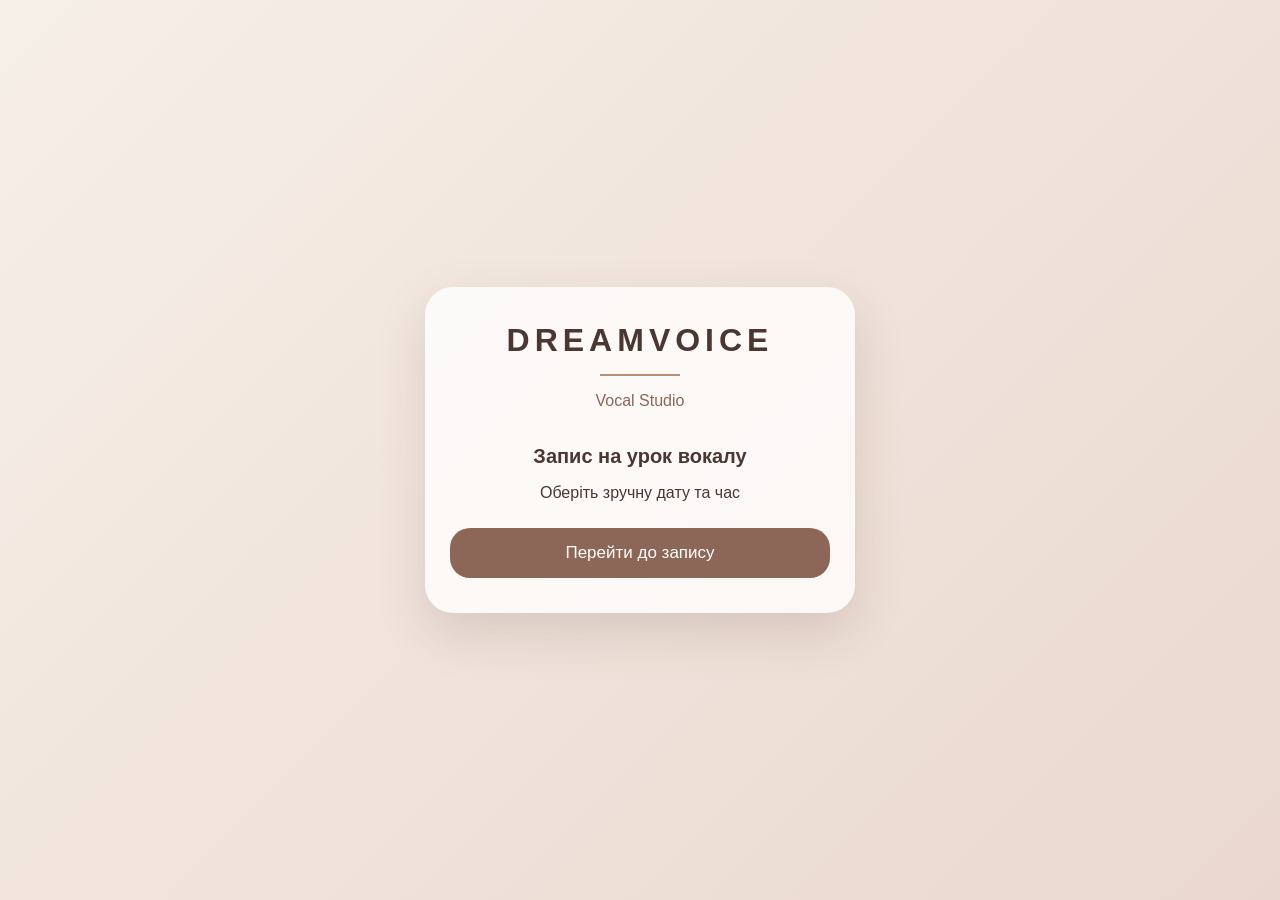
<file: index.html>
<!DOCTYPE html>
<html lang="uk">
<head>
    <meta charset="UTF-8">
    <meta name="viewport" content="width=device-width, initial-scale=1.0">
    <title>DreamVoice Vocal Studio</title>
    <link rel="stylesheet" href="style.css">
</head>
<body>
    <main class="booking-page">
        <div class="booking-container">
            <h1>DREAMVOICE</h1>
            <div class="line"></div>
            <p class="subtitle">Vocal Studio</p>

            <h2>Запис на урок вокалу</h2>
            <p>Оберіть зручну дату та час</p>

            <a href="booking.html" class="home-button">Перейти до запису</a>
        </div>
    </main>
</body>
</html>
</file>
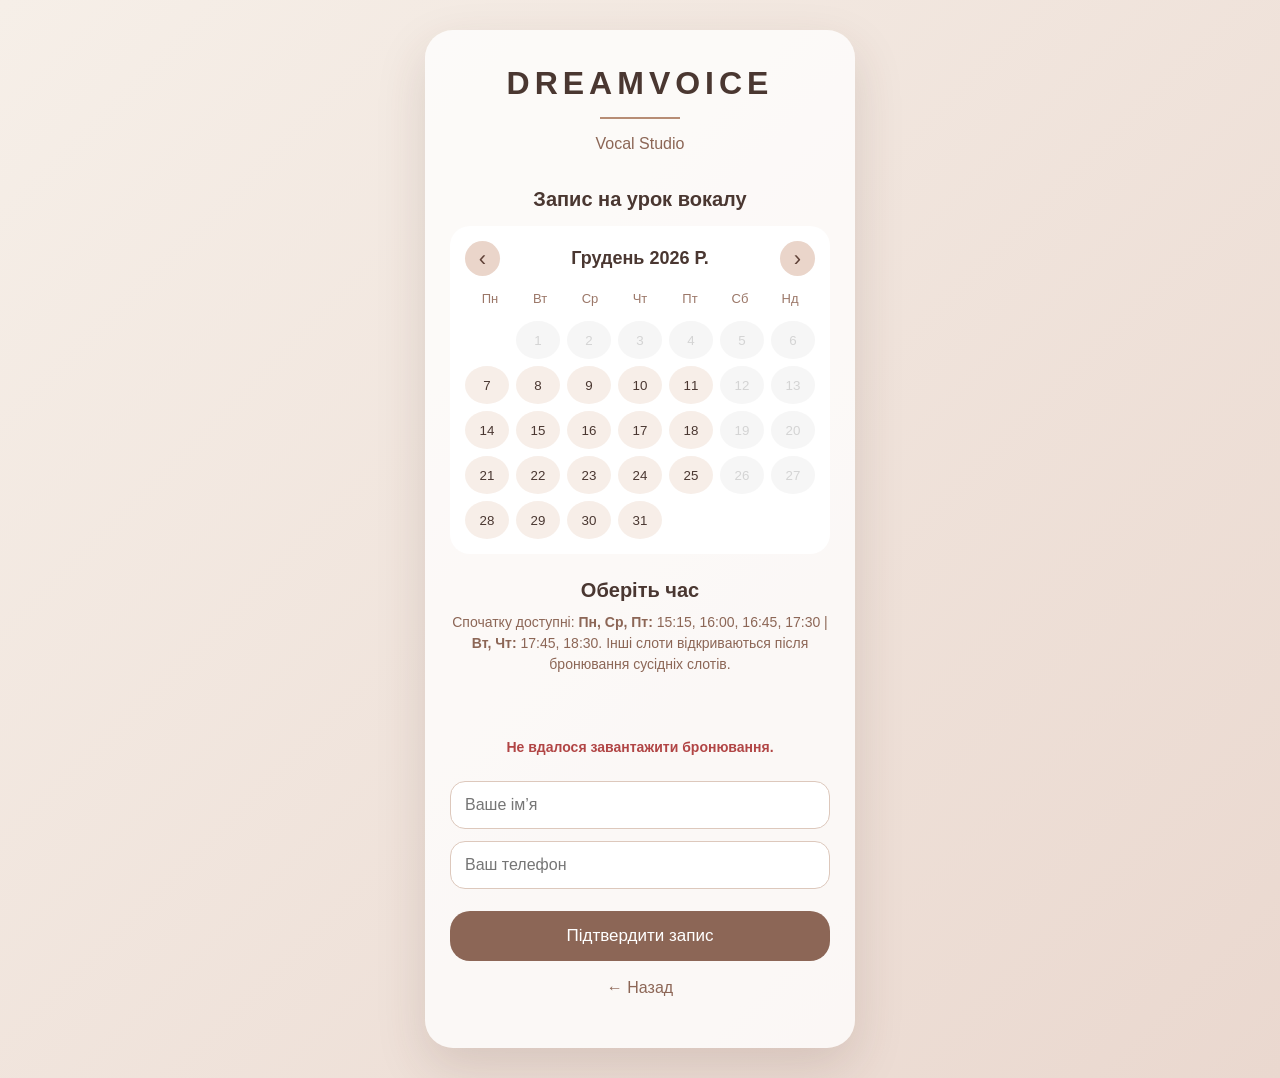
<file: booking.html>
<!DOCTYPE html>
<html lang="uk">
<head>
    <meta charset="UTF-8">
    <meta name="viewport" content="width=device-width, initial-scale=1.0">
    <title>DreamVoice Booking</title>
    <link rel="stylesheet" href="style.css">
</head>
<body>
    <main class="booking-page">
        <div class="booking-container">
            <h1>DREAMVOICE</h1>
            <div class="line"></div>
            <p class="subtitle">Vocal Studio</p>

            <h2>Запис на урок вокалу</h2>

            <div class="calendar">
                <div class="calendar-header">
                    <button id="prevMonth" type="button">&#8249;</button>
                    <h3 id="monthYear"></h3>
                    <button id="nextMonth" type="button">&#8250;</button>
                </div>

                <div class="weekdays">
                    <div>Пн</div>
                    <div>Вт</div>
                    <div>Ср</div>
                    <div>Чт</div>
                    <div>Пт</div>
                    <div>Сб</div>
                    <div>Нд</div>
                </div>

                <div class="calendar-days" id="calendarDays"></div>
            </div>

          <h2>Оберіть час</h2>
<p class="slots-note">
    Спочатку доступні:
    <strong>Пн, Ср, Пт:</strong> 15:15, 16:00, 16:45, 17:30 |
    <strong>Вт, Чт:</strong> 17:45, 18:30.
    Інші слоти відкриваються після бронювання сусідніх слотів.
</p>

            <div class="slots" id="slotsContainer"></div>

            <p class="selected-info" id="selectedInfo"></p>
            <p class="status-message" id="statusMessage"></p>

            <form class="form" id="bookingForm">
                <input type="text" id="name" placeholder="Ваше ім’я" required>
                <input type="tel" id="phone" placeholder="Ваш телефон" required>
                <button type="submit" class="confirm" id="confirmBtn">Підтвердити запис</button>
            </form>

            <p style="margin-top:18px;">
                <a href="index.html" style="color:#8c6656; text-decoration:none;">← Назад</a>
            </p>
        </div>
    </main>

    <div class="success-popup" id="successPopup">
        <div class="success-box">
            <div class="success-icon">🤎</div>
            <p id="successText"></p>
            <button class="close-popup" id="closePopup" type="button">Закрити</button>
        </div>
    </div>

    <script src="script.js"></script>
</body>
</html>
</file>
<file: style.css>
* {
    box-sizing: border-box;
}

body {
    margin: 0;
    min-height: 100vh;
    background: linear-gradient(135deg, #f6efe8, #ead8cf);
    font-family: Arial, sans-serif;
    color: #4a3731;
}

.booking-page {
    min-height: 100vh;
    display: flex;
    justify-content: center;
    align-items: center;
    padding: 30px;
}

.booking-container {
    width: 100%;
    max-width: 430px;
    background: rgba(255, 255, 255, 0.78);
    border-radius: 28px;
    padding: 35px 25px;
    box-shadow: 0 20px 50px rgba(80, 50, 40, 0.15);
    text-align: center;
}

h1 {
    margin: 0;
    letter-spacing: 5px;
    font-size: 32px;
}

.line {
    width: 80px;
    height: 2px;
    background: #b78d75;
    margin: 15px auto;
}

.subtitle {
    margin-bottom: 35px;
    color: #8c6656;
}

h2 {
    font-size: 20px;
    margin: 25px 0 15px;
}

#monthYear {
    margin: 0;
    font-size: 18px;
    text-transform: capitalize;
}

.slots-note {
    margin: -5px 0 18px;
    font-size: 14px;
    color: #8c6656;
    line-height: 1.5;
}

.confirm,
.home-button {
    width: 100%;
    margin-top: 10px;
    padding: 15px;
    border: none;
    border-radius: 20px;
    background: #8c6656;
    color: white;
    font-size: 17px;
    cursor: pointer;
    transition: 0.2s;
    text-decoration: none;
    text-align: center;
    display: inline-block;
}

.confirm:hover,
.home-button:hover {
    background: #6f4d40;
}

.confirm:disabled {
    opacity: 0.7;
    cursor: wait;
}

.calendar {
    background: white;
    border-radius: 20px;
    padding: 15px;
}

.calendar-header {
    display: flex;
    justify-content: space-between;
    align-items: center;
    gap: 10px;
}

.calendar-header button {
    border: none;
    background: #ead5ca;
    width: 35px;
    height: 35px;
    border-radius: 50%;
    cursor: pointer;
    font-size: 22px;
    color: #604238;
    transition: 0.2s;
}

.calendar-header button:hover {
    background: #dfc3b4;
}

.weekdays {
    display: grid;
    grid-template-columns: repeat(7, 1fr);
    margin: 15px 0;
    font-size: 13px;
    color: #9b7768;
}

.calendar-days {
    display: grid;
    grid-template-columns: repeat(7, 1fr);
    gap: 7px;
}

.calendar-day {
    border: none;
    background: #f7eee8;
    border-radius: 50%;
    height: 38px;
    cursor: pointer;
    color: #4a3731;
    transition: 0.2s;
}

.calendar-day:hover {
    background: #e8cfc0;
}

.calendar-day.selected {
    background: #b78d75;
    color: white;
}

.calendar-day.disabled {
    background: #eee;
    color: #aaa;
    cursor: not-allowed;
    opacity: 0.5;
}

.calendar-day.empty {
    background: transparent;
    cursor: default;
}

.slots {
    display: grid;
    grid-template-columns: repeat(2, 1fr);
    gap: 12px;
}

.slot {
    border: none;
    padding: 13px;
    border-radius: 15px;
    background: #f4e6de;
    color: #59423a;
    cursor: pointer;
    transition: 0.2s;
    font-size: 15px;
}

.slot:hover:not(:disabled) {
    background: #e8cfc0;
}

.slot.available {
    background: #f4e6de;
    color: #59423a;
}

.slot.locked {
    opacity: 0.45;
    cursor: not-allowed;
    background: #efe6e1;
    color: #8f7b73;
}

.slot.booked {
    background: #d8c1b5;
    color: white;
    cursor: not-allowed;
    opacity: 0.95;
}

.slot.selected {
    background: #b78d75;
    color: white;
}

.selected-info {
    min-height: 22px;
    margin: 18px 0 6px;
    font-size: 14px;
    color: #7a5c50;
}

.status-message {
    min-height: 22px;
    margin: 0 0 10px;
    font-size: 14px;
    font-weight: 600;
}

.status-message.error {
    color: #b14545;
}

.status-message.success {
    color: #4f7d57;
}

.form {
    margin-top: 20px;
}

.form input {
    width: 100%;
    padding: 14px;
    margin-bottom: 12px;
    border-radius: 15px;
    border: 1px solid #ddc8bc;
    font-size: 16px;
    outline: none;
    background: white;
}

.form input:focus {
    border-color: #b78d75;
}

.success-popup {
    position: fixed;
    inset: 0;
    display: none;
    justify-content: center;
    align-items: center;
    background: rgba(0, 0, 0, 0.35);
    padding: 20px;
    z-index: 999;
}

.success-popup.show {
    display: flex;
}

.success-box {
    background: white;
    padding: 35px;
    border-radius: 25px;
    width: 320px;
    max-width: 100%;
    box-shadow: 0 20px 50px rgba(0, 0, 0, 0.2);
    text-align: center;
}

.success-icon {
    font-size: 40px;
    margin-bottom: 10px;
}

.close-popup {
    margin-top: 20px;
    padding: 12px 25px;
    border: none;
    border-radius: 20px;
    background: #b78d75;
    color: white;
    cursor: pointer;
    transition: 0.2s;
}

.close-popup:hover {
    background: #9d7762;
}

@media (max-width: 480px) {
    .booking-page {
        padding: 15px;
        align-items: flex-start;
    }

    .booking-container {
        padding: 28px 18px;
        border-radius: 22px;
    }

    h1 {
        font-size: 28px;
        letter-spacing: 4px;
    }

    .slots {
        grid-template-columns: 1fr;
    }

    .calendar-day {
        height: 36px;
    }

    .slot {
        padding: 14px;
    }
}
</file>
